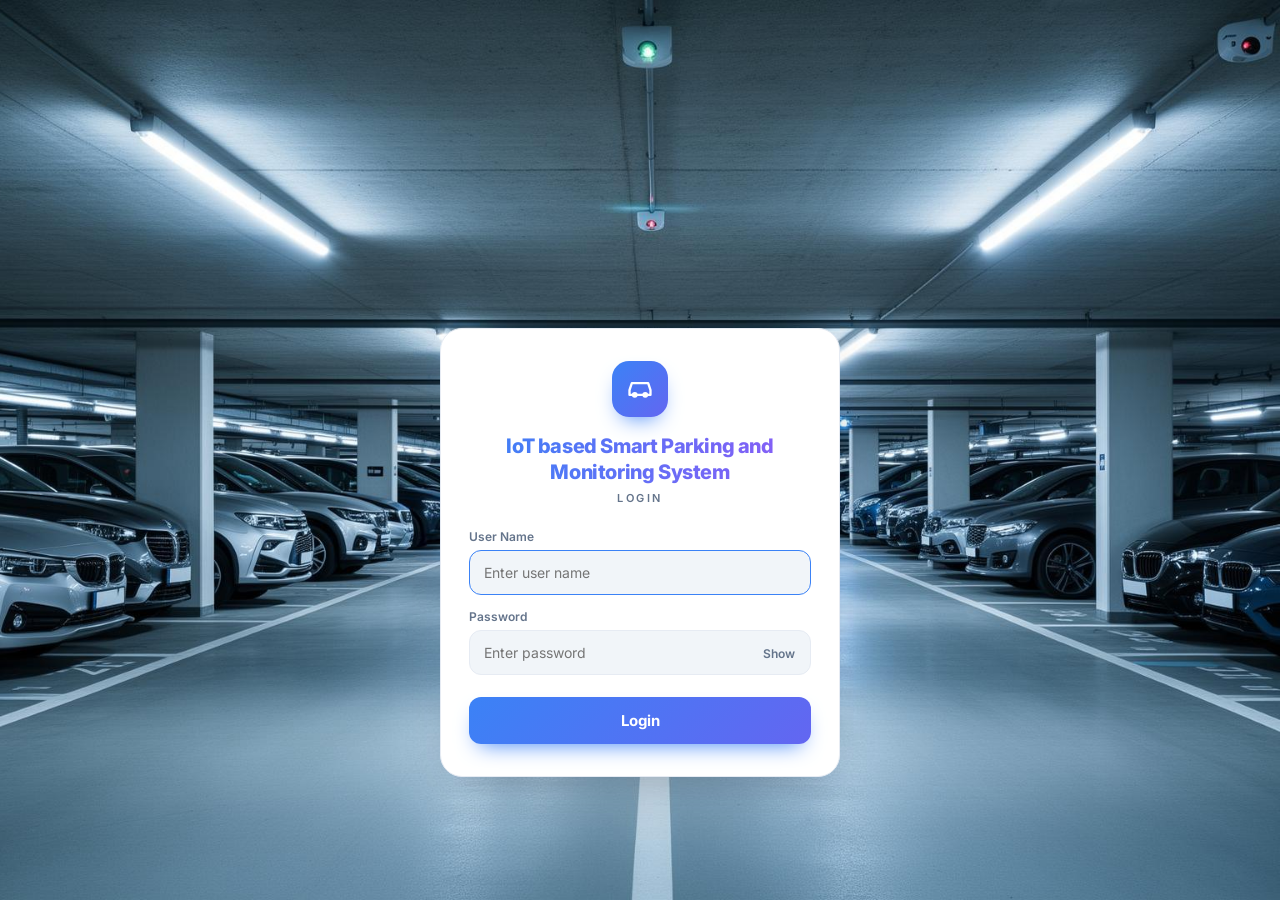
<file: Smart Parking System/login.html>
<!DOCTYPE html>
<html lang="en">

<head>
    <meta charset="UTF-8">
    <meta name="viewport" content="width=device-width, initial-scale=1.0">

    <title>SmartPark Login</title>

    <link href="https://fonts.googleapis.com/css2?family=Inter:wght@400;500;600;700;800&display=swap" rel="stylesheet">

    <link rel="stylesheet" href="login.css">
</head>

<body>

<!-- Background Slideshow -->
<div class="bg-slideshow">

    <img id="bg1" class="bg-image active" alt="Parking Background">

    <img id="bg2" class="bg-image" alt="Parking Background">

</div>

<!-- Dark Overlay -->
<div class="bg-overlay"></div>


<!-- Login Card -->
<div class="box" id="box">

    <div class="logo">

        <svg viewBox="0 0 24 24">
            <path d="M5 17h14M3 13l2-6h14l2 6v4H3z"/>
            <circle cx="7.5" cy="17" r="1.5"/>
            <circle cx="16.5" cy="17" r="1.5"/>
        </svg>

    </div>

    <h1>
        IoT based Smart Parking and Monitoring System
    </h1>

    <div class="sub">Login</div>


    <form id="f" autocomplete="on">

        <label for="u">User Name</label>

        <input
                id="u"
                name="username"
                type="text"
                placeholder="Enter user name"
                autocomplete="username"
                required
                autofocus
        >


        <label for="p">Password</label>

        <div class="field">

            <input
                    id="p"
                    name="password"
                    type="password"
                    placeholder="Enter password"
                    autocomplete="current-password"
                    required
            >

            <button type="button" class="eye" id="eye">
                Show
            </button>

        </div>


        <button type="submit" class="go">
            Login
        </button>

        <div class="msg" id="msg" role="alert"></div>

    </form>

</div>


<script src="login.js"></script>

</body>
</html>
</file>
<file: Smart Parking System/login.css>
:root {
    --card: #fff;
    --line: #e6ebf3;
    --txt: #0f172a;
    --mut: #64748b;
    --soft: #f1f5f9;
    --blue: #3b82f6;
    --red: #ef4444;
    --green: #16a34a;
}

* {
    box-sizing: border-box;
}

html, body {
    height: 100%;
}

body {
    margin: 0;
    display: grid;
    place-items: center;
    padding: 20px;

    font-family: Inter, system-ui, sans-serif;
    background: #0b1220;
    color: var(--txt);

    -webkit-font-smoothing: antialiased;
    overflow-x: hidden;
}


/* BACKGROUND SLIDESHOW */

.bg-slideshow {
    position: fixed;
    inset: 0;
    z-index: 0;
    overflow: hidden;
}

.bg-image {
    position: absolute;
    inset: 0;

    width: 100%;
    height: 100%;

    object-fit: cover;

    opacity: 0;

    transform: scale(1.03);

    transition: opacity 1.5s ease-in-out,
                transform 6s ease-in-out;
}

.bg-image.active {
    opacity: 1;
    transform: scale(1);
}


/* DARK OVERLAY */
/* 
.bg-overlay {
    position: fixed;
    inset: 0;
    z-index: 1;

    background: linear-gradient(
        135deg,
        rgba(0, 3, 9, 0.72),
        rgba(3, 8, 20, 0.48)
    );

    pointer-events: none;
} */


/* LOGIN CARD */

.box {
    position: relative;
    z-index: 2;

    width: 100%;
    max-width: 400px;

    background: var(--card);
    border: 1px solid var(--line);
    border-radius: 22px;

    padding: 32px 28px;

    box-shadow: 0 18px 50px -20px rgba(15,23,42,.35);
}


/* LOGO */

.logo {
    width: 56px;
    height: 56px;

    border-radius: 17px;
    margin: 0 auto 16px;

    display: grid;
    place-items: center;

    color: #fff;

    background: linear-gradient(135deg,#3b82f6,#6366f1);

    box-shadow: 0 10px 22px -10px #3b82f6;
}

.logo svg {
    width: 28px;
    height: 28px;

    fill: none;
    stroke: currentColor;
    stroke-width: 2;

    stroke-linecap: round;
    stroke-linejoin: round;
}


/* TITLE */

h1 {
    margin: 0;

    text-align: center;

    font-size: 20px;
    line-height: 1.3;
    font-weight: 800;
    letter-spacing: -.02em;

    background: linear-gradient(90deg,#3b82f6,#8b5cf6);

    -webkit-background-clip: text;
    background-clip: text;

    color: transparent;
}


/* SUBTITLE */

.sub {
    text-align: center;

    margin: 6px 0 24px;

    font-size: 11px;
    font-weight: 600;
    letter-spacing: .22em;

    text-transform: uppercase;
    color: var(--mut);
}


/* LABEL */

label {
    display: block;

    font-size: 12px;
    font-weight: 600;

    color: var(--mut);

    margin: 14px 0 6px;
}


/* INPUT */

.field {
    position: relative;
}

input {
    width: 100%;

    padding: 13px 14px;

    border-radius: 12px;
    border: 1px solid var(--line);

    background: var(--soft);
    color: var(--txt);

    font: inherit;
    font-size: 14px;

    outline: none;
    transition: border-color .15s;
}

input:focus {
    border-color: var(--blue);
}

.field input {
    padding-right: 62px;
}


/* PASSWORD BUTTON */

.eye {
    position: absolute;

    right: 8px;
    top: 50%;

    transform: translateY(-50%);

    border: 0;
    background: none;

    color: var(--mut);

    font: inherit;
    font-size: 12px;
    font-weight: 600;

    cursor: pointer;

    padding: 6px 8px;
    border-radius: 8px;
}

.eye:hover {
    color: var(--txt);
}


/* LOGIN BUTTON */

button.go {
    width: 100%;

    margin-top: 22px;
    padding: 14px;

    border: 0;
    border-radius: 12px;

    font: inherit;
    font-size: 15px;
    font-weight: 700;

    color: #fff;
    cursor: pointer;

    background: linear-gradient(135deg,#3b82f6,#6366f1);

    box-shadow: 0 10px 22px -10px #3b82f6;

    transition: filter .15s, transform .1s;
}

button.go:hover {
    filter: brightness(1.08);
}

button.go:active {
    transform: scale(.98);
}


/* MESSAGE */

.msg {
    min-height: 42px;

    margin-top: 16px;
    padding: 11px 14px;

    border-radius: 12px;

    font-size: 13px;
    font-weight: 600;

    text-align: center;
    display: none;
}

.msg.show {
    display: block;
}

.msg.err {
    background: rgba(239,68,68,.12);
    color: var(--red);
    border: 1px solid rgba(239,68,68,.35);
}

.msg.ok {
    background: rgba(34,197,94,.12);
    color: var(--green);
    border: 1px solid rgba(34,197,94,.35);
}


/* SHAKE ANIMATION */

.shake {
    animation: shake .4s;
}

@keyframes shake {
    20%,60% {
        transform: translateX(-8px);
    }

    40%,80% {
        transform: translateX(8px);
    }
}


/* RESPONSIVE */

@media (max-width: 480px) {
    .box {
        padding: 28px 22px;
        border-radius: 18px;
    }

    h1 {
        font-size: 18px;
    }
}


/* REDUCED MOTION */

@media (prefers-reduced-motion: reduce) {
    .bg-image {
        transition: none;
    }

    .shake {
        animation: none;
    }
}
</file>
